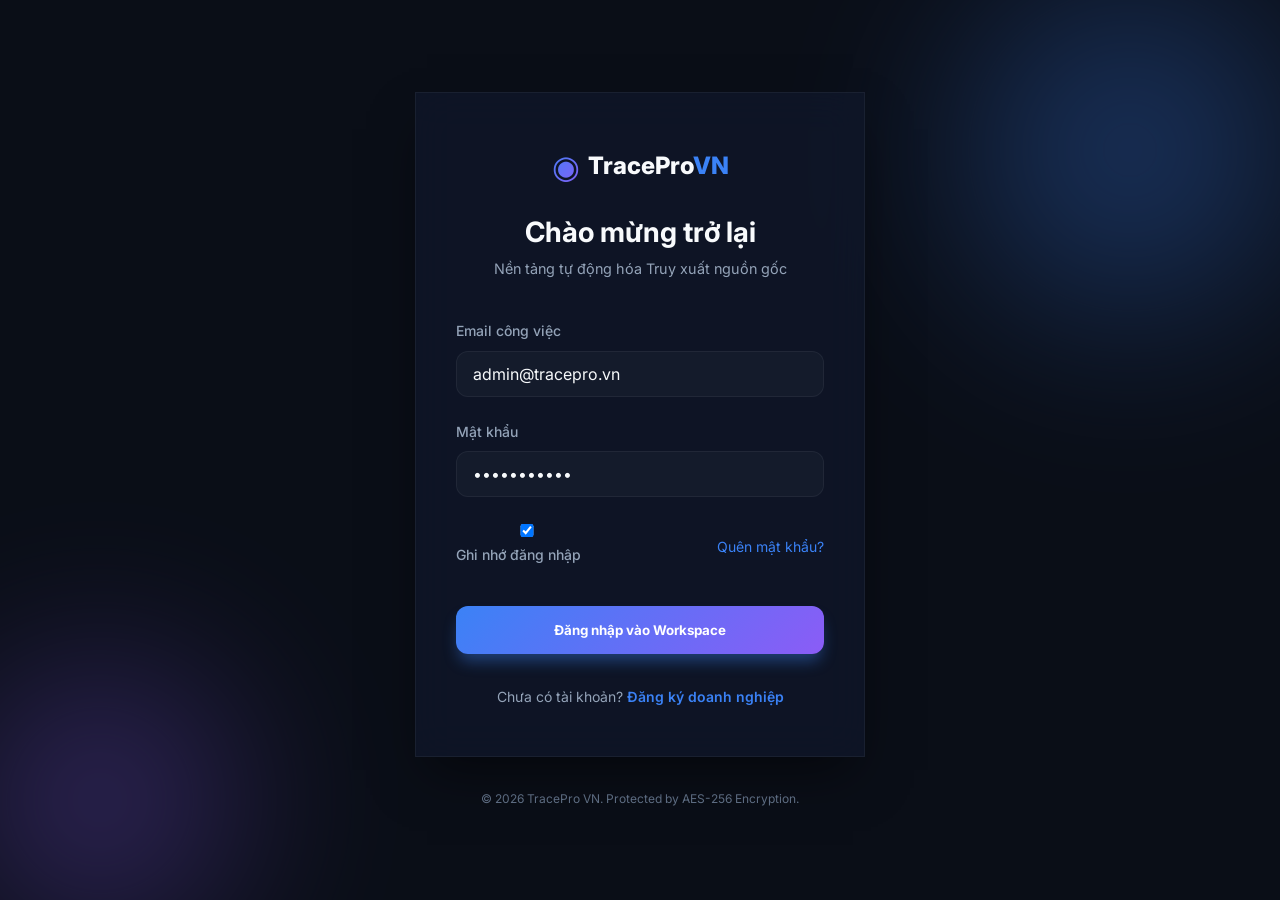
<file: index.html>
<!DOCTYPE html>
<html lang="vi">
<head>
    <meta charset="UTF-8">
    <meta name="viewport" content="width=device-width, initial-scale=1.0">
    <title>Đăng nhập | TracePro VN Dashboard</title>
    <link rel="preconnect" href="https://fonts.googleapis.com">
    <link rel="preconnect" href="https://fonts.gstatic.com" crossorigin>
    <link href="https://fonts.googleapis.com/css2?family=Inter:wght@300;400;500;600;700;800&display=swap" rel="stylesheet">
    <link rel="stylesheet" href="css/variables.css">
    <link rel="stylesheet" href="css/base.css">
    <link rel="stylesheet" href="css/pages.css">
</head>
<body class="auth-page">
    <div class="auth-bg">
        <div class="orb orb-1"></div>
        <div class="orb orb-2"></div>
    </div>

    <main class="auth-container">
        <div class="auth-card glass">
            <div class="auth-header">
                <div class="logo">
                    <span class="logo-icon">◉</span>
                    <span class="logo-text">TracePro<span class="logo-accent">VN</span></span>
                </div>
                <h1>Chào mừng trở lại</h1>
                <p>Nền tảng tự động hóa Truy xuất nguồn gốc</p>
            </div>

            <form id="loginForm" class="auth-form">
                <div class="form-group">
                    <label for="email">Email công việc</label>
                    <input type="email" id="email" placeholder="admin@congty.vn" value="admin@tracepro.vn" required>
                </div>
                <div class="form-group">
                    <label for="password">Mật khẩu</label>
                    <input type="password" id="password" placeholder="••••••••" value="password123" required>
                </div>
                <div class="form-options">
                    <label class="remember-me">
                        <input type="checkbox" checked> Ghi nhớ đăng nhập
                    </label>
                    <a href="#" class="forgot-pass">Quên mật khẩu?</a>
                </div>
                <button type="submit" class="btn-primary auth-submit">
                    Đăng nhập vào Workspace
                </button>
            </form>

            <div class="auth-footer">
                <p>Chưa có tài khoản? <a href="#" id="toggleRegister">Đăng ký doanh nghiệp</a></p>
            </div>
        </div>
        
        <div class="auth-info-text">
            <p>© 2026 TracePro VN. Protected by AES-256 Encryption.</p>
        </div>
    </main>

    <script src="js/auth.js"></script>
</body>
</html>
</file>
<file: css/variables.css>
/* Design Tokens for TracePro Dashboard */
:root {
    /* Colors — Premium dark theme (Matched with landing page) */
    --bg-primary: #0a0e17;
    --bg-secondary: #0f172a;
    --bg-card: #1e293b;
    --bg-card-hover: #334155;
    --bg-glass: rgba(15, 23, 42, 0.8);
    --bg-sidebar: #0f172a;

    /* Accents */
    --accent-primary: #3b82f6; /* Blue */
    --accent-secondary: #8b5cf6; /* Purple */
    --accent-success: #10b981; /* Emerald */
    --accent-warning: #f59e0b; /* Amber */
    --accent-error: #ef4444; /* Red */
    
    --gradient-primary: linear-gradient(135deg, #3b82f6, #8b5cf6);
    --gradient-sidebar: linear-gradient(180deg, #0f172a, #1e293b);
    --gradient-success: linear-gradient(135deg, #10b981, #059669);
    
    /* Text */
    --text-primary: #f8fafc;
    --text-secondary: #94a3b8;
    --text-muted: #64748b;
    --text-white: #ffffff;

    /* Borders */
    --border-subtle: rgba(255, 255, 255, 0.05);
    --border-active: rgba(59, 130, 246, 0.5);

    /* Spacing & Sizes */
    --sidebar-width: 260px;
    --sidebar-width-collapsed: 80px;
    --topbar-height: 70px;
    --radius-sm: 8px;
    --radius-md: 12px;
    --radius-lg: 20px;
    
    /* Effects */
    --shadow-sm: 0 1px 2px 0 rgba(0, 0, 0, 0.05);
    --shadow-md: 0 4px 6px -1px rgba(0, 0, 0, 0.1), 0 2px 4px -1px rgba(0, 0, 0, 0.06);
    --shadow-lg: 0 10px 15px -3px rgba(0, 0, 0, 0.1), 0 4px 6px -2px rgba(0, 0, 0, 0.05);
    --transition: all 0.3s cubic-bezier(0.4, 0, 0.2, 1);
}
</file>
<file: css/base.css>
/* Reset & Base Styles */
* {
    margin: 0;
    padding: 0;
    box-sizing: border-box;
}

body {
    font-family: 'Inter', -apple-system, BlinkMacSystemFont, "Segoe UI", Roboto, sans-serif;
    background-color: var(--bg-primary);
    color: var(--text-primary);
    line-height: 1.6;
    overflow-x: hidden;
    min-height: 100vh;
}

a {
    text-decoration: none;
    color: inherit;
    transition: var(--transition);
}

button {
    cursor: pointer;
    border: none;
    background: none;
    font-family: inherit;
    transition: var(--transition);
}

ul {
    list-style: none;
}

h1, h2, h3, h4, h5 {
    font-weight: 700;
    line-height: 1.2;
}

input, select, textarea {
    font-family: inherit;
    font-size: 1rem;
    padding: 0.75rem 1rem;
    background: rgba(255, 255, 255, 0.03);
    border: 1px solid var(--border-subtle);
    border-radius: var(--radius-md);
    color: var(--text-primary);
    transition: var(--transition);
    width: 100%;
}

input:focus, select:focus {
    outline: none;
    border-color: var(--accent-primary);
    box-shadow: 0 0 0 2px rgba(59, 130, 246, 0.2);
}

/* Scrollbar Styles */
::-webkit-scrollbar {
    width: 8px;
}

::-webkit-scrollbar-track {
    background: var(--bg-primary);
}

::-webkit-scrollbar-thumb {
    background: #334155;
    border-radius: 4px;
}

::-webkit-scrollbar-thumb:hover {
    background: #475569;
}

/* Utility Classes */
.container {
    max-width: 1200px;
    margin: 0 auto;
    padding: 0 1.5rem;
}

.text-gradient {
    background: var(--gradient-primary);
    -webkit-background-clip: text;
    -webkit-text-fill-color: transparent;
}

.flex { display: flex; }
.align-center { align-items: center; }
.justify-between { justify-content: space-between; }
.flex-column { flex-direction: column; }
.gap-2 { gap: 0.5rem; }
.gap-4 { gap: 1rem; }

.mt-4 { margin-top: 1rem; }
.mb-4 { margin-bottom: 1rem; }

.status-badge {
    padding: 0.25rem 0.75rem;
    border-radius: 99px;
    font-size: 0.75rem;
    font-weight: 600;
    text-transform: uppercase;
}

.status-success { background: rgba(16, 185, 129, 0.1); color: var(--accent-success); border: 1px solid rgba(16, 185, 129, 0.2); }
.status-pending { background: rgba(245, 158, 11, 0.1); color: var(--accent-warning); border: 1px solid rgba(245, 158, 11, 0.2); }
.status-error { background: rgba(239, 68, 68, 0.1); color: var(--accent-error); border: 1px solid rgba(239, 68, 68, 0.2); }
</file>
<file: css/pages.css>
/* specific styles for dashboard pages */

/* Auth Page Layout */
.auth-page {
    display: flex;
    align-items: center;
    justify-content: center;
    min-height: 100vh;
    padding: 2rem;
    position: relative;
    overflow: hidden;
}

.auth-bg {
    position: absolute;
    inset: 0;
    z-index: -1;
    overflow: hidden;
}

.orb {
    position: absolute;
    border-radius: 50%;
    filter: blur(80px);
    opacity: 0.4;
}

.orb-1 {
    width: 500px;
    height: 500px;
    background: radial-gradient(circle, var(--accent-primary), transparent 70%);
    top: -100px;
    right: -100px;
    animation: pulse 10s infinite alternate;
}

.orb-2 {
    width: 400px;
    height: 400px;
    background: radial-gradient(circle, var(--accent-secondary), transparent 70%);
    bottom: -100px;
    left: -100px;
    animation: pulse 8s infinite alternate-reverse;
}

@keyframes pulse {
    0% { transform: scale(1) translate(0, 0); opacity: 0.3; }
    100% { transform: scale(1.2) translate(30px, -30px); opacity: 0.5; }
}

.auth-container {
    width: 100%;
    max-width: 450px;
    z-index: 1;
}

.auth-card {
    padding: 3rem 2.5rem;
    border-radius: var(--radius-xl);
    border: 1px solid var(--border-subtle);
    box-shadow: 0 25px 50px -12px rgba(0, 0, 0, 0.5);
    background: var(--bg-glass);
    backdrop-filter: blur(20px);
}

.auth-header {
    text-align: center;
    margin-bottom: 2.5rem;
}

.logo {
    display: flex;
    align-items: center;
    justify-content: center;
    gap: 0.5rem;
    margin-bottom: 1.5rem;
}

.logo-icon {
    font-size: 2rem;
    background: var(--gradient-primary);
    -webkit-background-clip: text;
    -webkit-text-fill-color: transparent;
}

.logo-text {
    font-size: 1.5rem;
    font-weight: 800;
}

.logo-accent {
    color: var(--accent-primary);
}

.auth-header h1 {
    font-size: 1.75rem;
    margin-bottom: 0.5rem;
}

.auth-header p {
    color: var(--text-secondary);
    font-size: 0.9rem;
}

.auth-form .form-group {
    margin-bottom: 1.5rem;
}

.auth-form label {
    display: block;
    margin-bottom: 0.5rem;
    font-size: 0.875rem;
    font-weight: 500;
    color: var(--text-secondary);
}

.form-options {
    display: flex;
    justify-content: space-between;
    align-items: center;
    margin-bottom: 2rem;
    font-size: 0.875rem;
}

.remember-me {
    display: flex;
    align-items: center;
    gap: 0.5rem;
    color: var(--text-secondary);
    cursor: pointer;
}

.forgot-pass {
    color: var(--accent-primary);
}

.btn-primary {
    display: flex;
    align-items: center;
    justify-content: center;
    width: 100%;
    padding: 1rem;
    background: var(--gradient-primary);
    color: var(--text-white);
    font-weight: 700;
    border-radius: var(--radius-md);
    box-shadow: 0 10px 15px -3px rgba(59, 130, 246, 0.4);
}

.btn-primary:hover {
    transform: translateY(-2px);
    box-shadow: 0 20px 25px -5px rgba(59, 130, 246, 0.5);
}

.auth-footer {
    margin-top: 2rem;
    text-align: center;
    font-size: 0.875rem;
    color: var(--text-secondary);
}

.auth-footer a {
    color: var(--accent-primary);
    font-weight: 600;
}

.auth-info-text {
    margin-top: 2rem;
    text-align: center;
    font-size: 0.75rem;
    color: var(--text-muted);
}
</file>
<file: css/layout.css>
/* Dashboard Layout Styles */

.dashboard-page {
    display: flex;
    min-height: 100vh;
}

/* Sidebar */
.sidebar {
    width: var(--sidebar-width);
    height: 100vh;
    background: var(--bg-sidebar);
    border-right: 1px solid var(--border-subtle);
    display: flex;
    flex-direction: column;
    position: fixed;
    left: 0;
    top: 0;
    z-index: 100;
    transition: var(--transition);
}

.sidebar-header {
    height: var(--topbar-height);
    display: flex;
    align-items: center;
    justify-content: space-between;
    padding: 0 1.5rem;
    border-bottom: 1px solid var(--border-subtle);
}

.sidebar-toggle-btn {
    display: none; /* hidden on desktop by default unless collapsed */
}

.sidebar-nav {
    flex: 1;
    padding: 1.5rem 0;
    overflow-y: auto;
}

.nav-list {
    display: flex;
    flex-direction: column;
    gap: 0.25rem;
}

.nav-divider {
    font-size: 0.7rem;
    font-weight: 700;
    color: var(--text-muted);
    padding: 1.5rem 1.5rem 0.5rem;
    letter-spacing: 0.1em;
}

.nav-link {
    display: flex;
    align-items: center;
    gap: 1rem;
    padding: 0.875rem 1.5rem;
    color: var(--text-secondary);
    font-weight: 500;
    border-left: 3px solid transparent;
}

.nav-link:hover {
    color: var(--text-primary);
    background: rgba(255, 255, 255, 0.03);
}

.nav-link.active {
    color: var(--text-primary);
    background: rgba(59, 130, 246, 0.08);
    border-left-color: var(--accent-primary);
}

.nav-link svg {
    color: var(--text-muted);
    transition: var(--transition);
}

.nav-link.active svg {
    color: var(--accent-primary);
}

.sidebar-footer {
    padding: 1.5rem;
    border-top: 1px solid var(--border-subtle);
    display: flex;
    align-items: center;
    justify-content: space-between;
}

.user-info {
    display: flex;
    align-items: center;
    gap: 0.75rem;
}

.user-avatar {
    width: 36px;
    height: 36px;
    background: var(--gradient-primary);
    border-radius: 50%;
    display: flex;
    align-items: center;
    justify-content: center;
    font-weight: 700;
    color: white;
}

.user-details {
    display: flex;
    flex-direction: column;
}

.user-name {
    font-size: 0.875rem;
    font-weight: 600;
    white-space: nowrap;
    overflow: hidden;
    text-overflow: ellipsis;
    max-width: 120px;
}

.user-workspace {
    font-size: 0.75rem;
    color: var(--text-muted);
}

.logout-btn {
    color: var(--text-muted);
    padding: 0.5rem;
    border-radius: var(--radius-sm);
}

.logout-btn:hover {
    color: var(--accent-error);
    background: rgba(239, 68, 68, 0.1);
}

/* Main Content Area */
.main-content {
    flex: 1;
    margin-left: var(--sidebar-width);
    min-height: 100vh;
    display: flex;
    flex-direction: column;
    transition: var(--transition);
}

.topbar {
    height: var(--topbar-height);
    background: var(--bg-primary);
    border-bottom: 1px solid var(--border-subtle);
    display: flex;
    align-items: center;
    justify-content: space-between;
    padding: 0 2rem;
    position: sticky;
    top: 0;
    z-index: 90;
}

.topbar-left h2 {
    font-size: 1.25rem;
}

.topbar-actions {
    display: flex;
    align-items: center;
    gap: 1.5rem;
}

.icon-btn {
    position: relative;
    color: var(--text-secondary);
    padding: 0.5rem;
    border-radius: 50%;
}

.icon-btn:hover {
    background: rgba(255, 255, 255, 0.05);
    color: var(--text-primary);
}

.notify-dot {
    position: absolute;
    top: 6px;
    right: 6px;
    width: 8px;
    height: 8px;
    background: var(--accent-error);
    border: 2px solid var(--bg-primary);
    border-radius: 50%;
}

.topbar-divider {
    width: 1px;
    height: 24px;
    background: var(--border-subtle);
}

.conn-status {
    display: flex;
    align-items: center;
    gap: 0.5rem;
}

.conn-dot {
    width: 8px;
    height: 8px;
    border-radius: 50%;
}

.conn-dot.success { background: var(--accent-success); box-shadow: 0 0 8px var(--accent-success); }

.conn-text {
    font-size: 0.75rem;
    font-weight: 500;
    color: var(--text-secondary);
}

.content-area {
    padding: 2rem;
    flex: 1;
}

/* Loader */
.loader-wrapper {
    display: flex;
    align-items: center;
    justify-content: center;
    height: 300px;
}

.loader {
    width: 40px;
    height: 40px;
    border: 3px solid rgba(255, 255, 255, 0.05);
    border-radius: 50%;
    border-top-color: var(--accent-primary);
    animation: spin 1s linear infinite;
}

@keyframes spin {
    to { transform: rotate(360deg); }
}

/* Responsive */
@media (max-width: 1024px) {
    .sidebar { width: var(--sidebar-width-collapsed); }
    .sidebar .logo-text, .sidebar .nav-link span, .sidebar .user-details, .sidebar .nav-divider { display: none; }
    .main-content { margin-left: var(--sidebar-width-collapsed); }
}
</file>
<file: css/components.css>
/* Dashboard Component Styles */

/* Cards */
.stats-grid {
    display: grid;
    grid-template-columns: repeat(auto-fit, minmax(240px, 1fr));
    gap: 1.5rem;
    margin-bottom: 2rem;
}

.card {
    background: var(--bg-card);
    border: 1px solid var(--border-subtle);
    border-radius: var(--radius-lg);
    padding: 1.5rem;
    position: relative;
    overflow: hidden;
}

.card-title {
    font-size: 0.875rem;
    color: var(--text-secondary);
    font-weight: 500;
    margin-bottom: 1rem;
    display: flex;
    justify-content: space-between;
}

.card-value {
    font-size: 2rem;
    font-weight: 800;
    margin-bottom: 0.5rem;
}

.card-trend {
    font-size: 0.75rem;
    display: flex;
    align-items: center;
    gap: 0.25rem;
}

.trend-up { color: var(--accent-success); }
.trend-down { color: var(--accent-error); }

/* Main Grid Layout */
.main-grid {
    display: grid;
    grid-template-columns: repeat(12, 1fr);
    gap: 1.5rem;
}

.col-8 { grid-column: span 8; }
.col-4 { grid-column: span 4; }

@media (max-width: 1200px) {
    .col-8, .col-4 { grid-column: span 12; }
}

/* Charts */
.chart-container {
    height: 300px;
    display: flex;
    align-items: flex-end;
    gap: 10px;
    padding: 2rem 1rem;
    border-top: 1px solid var(--border-subtle);
}

.chart-bar {
    flex: 1;
    background: var(--gradient-primary);
    border-radius: 4px 4px 0 0;
    position: relative;
    min-height: 20px;
    transition: var(--transition);
}

.chart-bar:hover {
    filter: brightness(1.2);
}

.chart-bar::after {
    content: attr(data-value);
    position: absolute;
    top: -25px;
    left: 50%;
    transform: translateX(-50%);
    font-size: 0.7rem;
    color: var(--text-secondary);
}

/* Tables */
.table-wrapper {
    overflow-x: auto;
}

table {
    width: 100%;
    border-collapse: collapse;
}

th {
    text-align: left;
    padding: 1rem;
    font-size: 0.75rem;
    text-transform: uppercase;
    color: var(--text-muted);
    border-bottom: 1px solid var(--border-subtle);
}

td {
    padding: 1rem;
    font-size: 0.875rem;
    border-bottom: 1px solid var(--border-subtle);
}

tr:hover td {
    background: rgba(255, 255, 255, 0.02);
}

/* Notification Panel */
.notification-panel {
    position: fixed;
    top: calc(var(--topbar-height) + 10px);
    right: 20px;
    width: 350px;
    max-height: 500px;
    z-index: 200;
    transform: translateX(400px);
    transition: var(--transition);
    display: flex;
    flex-direction: column;
}

.notification-panel.active {
    transform: translateX(0);
}

.panel-header {
    padding: 1rem 1.5rem;
    border-bottom: 1px solid var(--border-subtle);
    display: flex;
    justify-content: space-between;
    align-items: center;
}

.panel-content {
    flex: 1;
    overflow-y: auto;
    padding: 0.5rem;
}

.notify-item {
    display: flex;
    gap: 1rem;
    padding: 1rem;
    border-radius: var(--radius-md);
    cursor: pointer;
}

.notify-item:hover {
    background: rgba(255, 255, 255, 0.03);
}

.notify-icon {
    width: 32px;
    height: 32px;
    border-radius: 50%;
    display: flex;
    align-items: center;
    justify-content: center;
    flex-shrink: 0;
    font-weight: bold;
}

.notify-item.success .notify-icon { background: rgba(16, 185, 129, 0.2); color: var(--accent-success); }
.notify-item.error .notify-icon { background: rgba(239, 68, 68, 0.2); color: var(--accent-error); }
.notify-item.warning .notify-icon { background: rgba(245, 158, 11, 0.2); color: var(--accent-warning); }

.notify-body h4 { font-size: 0.9rem; margin-bottom: 0.25rem; }
.notify-body p { font-size: 0.8rem; color: var(--text-secondary); margin-bottom: 0.25rem; }
.notify-body small { font-size: 0.7rem; color: var(--text-muted); }

/* Glassmorphism utility */
.glass {
    background: var(--bg-glass);
    backdrop-filter: blur(10px);
    border: 1px solid var(--border-subtle);
}
</file>
